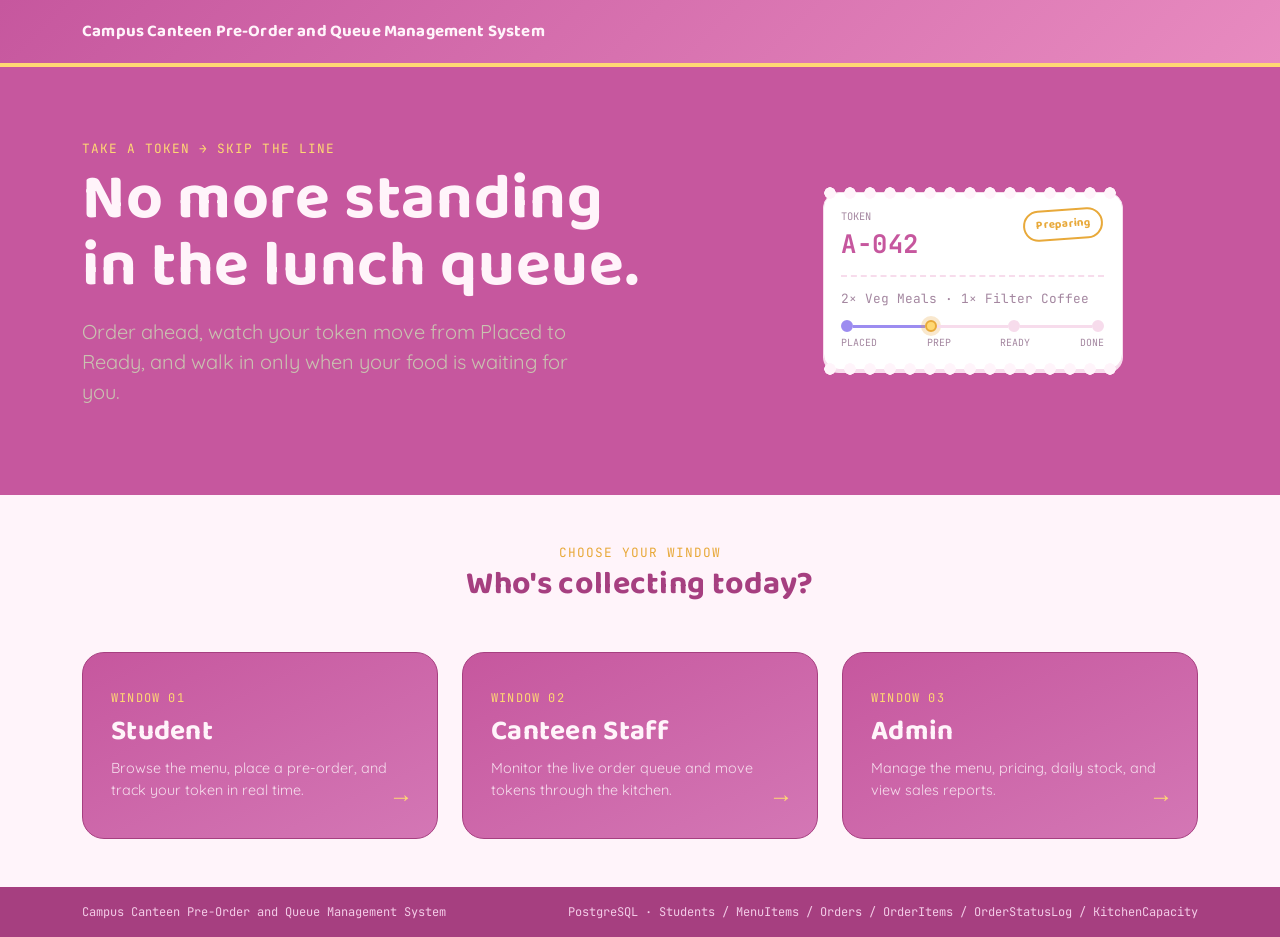
<file: static/index.html>
<!DOCTYPE html>
<html lang="en">
<head>
<meta charset="UTF-8">
<title>Campus Canteen Pre-Order and Queue Management System</title>
<meta name="viewport" content="width=device-width, initial-scale=1">
<link href="https://cdn.jsdelivr.net/npm/bootstrap@5.3.3/dist/css/bootstrap.min.css" rel="stylesheet">
<link rel="stylesheet" href="https://fonts.googleapis.com/css2?family=Baloo+2:wght@500;600;700;800&family=Quicksand:wght@400;500;600;700&family=JetBrains+Mono:wght@400;600;700&display=swap">
<link rel="stylesheet" href="style.css">
</head>
<body>

<nav class="navbar canteen-nav navbar-dark py-3">
  <div class="container">
    <span class="navbar-brand mb-0">Campus Canteen Pre-Order and Queue Management System</span>
  </div>
</nav>

<header class="py-5" style="background: var(--board-dark);">
  <div class="container py-4">
    <div class="row align-items-center">
      <div class="col-lg-7">
        <div class="mono text-uppercase" style="color:var(--marigold); letter-spacing:.08em; font-size:.8rem;">Take a token → skip the line</div>
        <h1 class="display-3 fw-bold mt-2 mb-3" style="color:var(--paper); line-height:1.05;">No more standing<br>in the lunch queue.</h1>
        <p class="fs-5" style="color:#C9C2B0; max-width:520px;">
          Order ahead, watch your token move from Placed to Ready, and walk in only when your food is waiting for you.
        </p>
      </div>
      <div class="col-lg-5 mt-4 mt-lg-0">
        <div class="ticket mx-auto" style="max-width:300px;">
          <div class="d-flex justify-content-between align-items-start">
            <div>
              <div class="mono text-uppercase" style="font-size:.65rem; color:var(--ink-soft);">Token</div>
              <div class="token-no">A-042</div>
            </div>
            <span class="stamp stamp-preparing">Preparing</span>
          </div>
          <div class="seam"></div>
          <div class="mono" style="font-size:.8rem; color:var(--ink-soft);">2× Veg Meals · 1× Filter Coffee</div>
          <div class="rail">
            <div class="dot done"></div><div class="bar done"></div>
            <div class="dot active"></div><div class="bar"></div>
            <div class="dot"></div><div class="bar"></div>
            <div class="dot"></div>
          </div>
          <div class="rail-labels"><span>Placed</span><span>Prep</span><span>Ready</span><span>Done</span></div>
        </div>
      </div>
    </div>
  </div>
</header>

<main class="container py-5">
  <div class="text-center mb-5">
    <div class="mono text-uppercase" style="color:var(--marigold-dark); letter-spacing:.08em; font-size:.8rem;">Choose your window</div>
    <h2 class="mt-1">Who's collecting today?</h2>
  </div>

  <div class="row g-4">
    <div class="col-md-4">
      <a href="login.html?role=student" class="counter-card h-100">
        <div class="window-no">Window 01</div>
        <h3>Student</h3>
        <p>Browse the menu, place a pre-order, and track your token in real time.</p>
        <div class="arrow">&rarr;</div>
      </a>
    </div>
    <div class="col-md-4">
      <a href="login.html?role=staff" class="counter-card h-100">
        <div class="window-no">Window 02</div>
        <h3>Canteen Staff</h3>
        <p>Monitor the live order queue and move tokens through the kitchen.</p>
        <div class="arrow">&rarr;</div>
      </a>
    </div>
    <div class="col-md-4">
      <a href="login.html?role=admin" class="counter-card h-100">
        <div class="window-no">Window 03</div>
        <h3>Admin</h3>
        <p>Manage the menu, pricing, daily stock, and view sales reports.</p>
        <div class="arrow">&rarr;</div>
      </a>
    </div>
  </div>
</main>

<footer class="canteen-footer py-3">
  <div class="container d-flex justify-content-between flex-wrap gap-2">
    <span>Campus Canteen Pre-Order and Queue Management System</span>
    <span>PostgreSQL &middot; Students / MenuItems / Orders / OrderItems / OrderStatusLog / KitchenCapacity</span>
  </div>
</footer>

<script src="https://cdn.jsdelivr.net/npm/bootstrap@5.3.3/dist/js/bootstrap.bundle.min.js"></script>
</body>
</html>
</file>
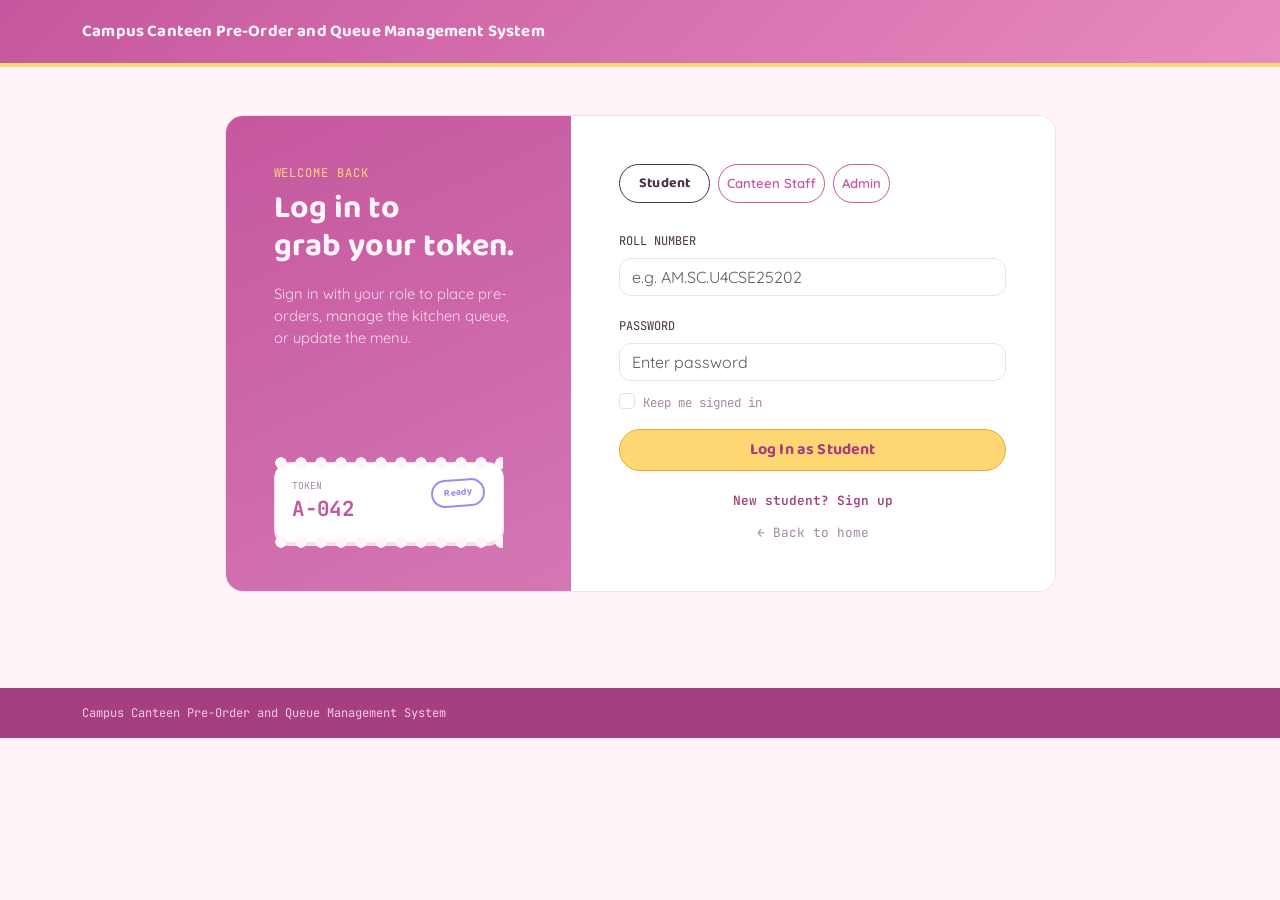
<file: static/login.html>
<!DOCTYPE html>
<html lang="en">
<head>
<meta charset="UTF-8">
<title>Login | Campus Canteen Pre-Order and Queue Management System</title>
<meta name="viewport" content="width=device-width, initial-scale=1">
<link href="https://cdn.jsdelivr.net/npm/bootstrap@5.3.3/dist/css/bootstrap.min.css" rel="stylesheet">
<link rel="stylesheet" href="style.css">
</head>
<body>

<nav class="navbar canteen-nav navbar-dark py-3">
  <div class="container">
    <span class="navbar-brand mb-0">Campus Canteen Pre-Order and Queue Management System</span>
  </div>
</nav>

<main class="container py-5">
  <div class="row justify-content-center">
    <div class="col-lg-9">
      <div class="row g-0 panel overflow-hidden">

        <!-- Left branding / ticket panel -->
        <div class="col-md-5 d-flex flex-column justify-content-between p-4 p-md-5"
             style="background: linear-gradient(155deg, var(--board-dark), #D477B5); color: var(--paper);">
          <div>
            <div class="mono text-uppercase" style="color: var(--marigold); font-size:.75rem; letter-spacing:.08em;">Welcome back</div>
            <h2 class="mt-2 mb-3" style="color: var(--paper);">Log in to<br>grab your token.</h2>
            <p style="color:#F5DCEC; font-size:.92rem;">
              Sign in with your role to place pre-orders, manage the kitchen queue, or update the menu.
            </p>
          </div>
          <div class="ticket mt-4" style="max-width:230px;">
            <div class="d-flex justify-content-between align-items-start">
              <div>
                <div class="mono text-uppercase" style="font-size:.6rem; color:var(--ink-soft);">Token</div>
                <div class="token-no" style="font-size:1.3rem;">A-042</div>
              </div>
              <span class="stamp stamp-ready" style="font-size:.6rem;">Ready</span>
            </div>
          </div>
        </div>

        <!-- Right login form -->
        <div class="col-md-7 p-4 p-md-5 bg-white">

          <!-- Role tabs -->
          <div class="d-flex gap-2 mb-4" id="roleTabs">
            <button type="button" class="btn btn-marigold btn-sm role-tab active" data-role="student" data-target="student.html">Student</button>
            <button type="button" class="btn btn-outline-board btn-sm role-tab" data-role="staff" data-target="staff.html">Canteen Staff</button>
            <button type="button" class="btn btn-outline-board btn-sm role-tab" data-role="admin" data-target="admin.html">Admin</button>
          </div>

          <form id="loginForm" novalidate>
            <div class="mb-3">
              <label class="form-label mono" style="font-size:.75rem; text-transform:uppercase;" id="idLabel">Roll Number</label>
              <input type="text" class="form-control" id="loginId" placeholder="e.g. AM.SC.U4CSE25202" required>
            </div>
            <div class="mb-2">
              <label class="form-label mono" style="font-size:.75rem; text-transform:uppercase;">Password</label>
              <input type="password" class="form-control" id="loginPassword" placeholder="Enter password" required>
            </div>
            <div class="form-check mb-3">
              <input class="form-check-input" type="checkbox" id="rememberMe">
              <label class="form-check-label mono" for="rememberMe" style="font-size:.78rem; color:var(--ink-soft);">Keep me signed in</label>
            </div>

            <div id="loginError" class="mb-3" style="display:none;">
              <span class="chip chip-placed">Enter both fields to continue</span>
            </div>

            <button type="submit" class="btn btn-marigold w-100 mb-3">Log In as <span id="roleLabel">Student</span></button>
          </form>

          <div class="text-center" id="signupLink" style="display:none;">
            <a href="register.html" class="mono" style="font-size:.8rem; color:var(--board-dark-2); text-decoration:none; font-weight:600;">New student? Sign up</a>
          </div>
          <div class="text-center mt-2">
            <a href="index.html" class="mono" style="font-size:.8rem; color:var(--ink-soft); text-decoration:none;">&larr; Back to home</a>
          </div>
        </div>

      </div>
    </div>
  </div>
</main>

<footer class="canteen-footer py-3 mt-5">
  <div class="container">Campus Canteen Pre-Order and Queue Management System</div>
</footer>

<script src="https://cdn.jsdelivr.net/npm/bootstrap@5.3.3/dist/js/bootstrap.bundle.min.js"></script>
<script>
const API_BASE = "/api"; // change if your backend runs elsewhere

const idLabels = {
  student: "Roll Number",
  staff: "Staff ID",
  admin: "Admin ID"
};
const roleNames = {
  student: "Student",
  staff: "Canteen Staff",
  admin: "Admin"
};

let currentTarget = "student.html";

document.querySelectorAll(".role-tab").forEach(tab=>{
  tab.addEventListener("click", ()=>{
    document.querySelectorAll(".role-tab").forEach(t=>{
      t.classList.remove("btn-marigold","active");
      t.classList.add("btn-outline-board");
    });
    tab.classList.remove("btn-outline-board");
    tab.classList.add("btn-marigold","active");

    const role = tab.dataset.role;
    currentTarget = tab.dataset.target;
    document.getElementById("idLabel").textContent = idLabels[role];
    document.getElementById("roleLabel").textContent = roleNames[role];
    document.getElementById("loginId").value = "";
    document.getElementById("loginPassword").value = "";
    document.getElementById("signupLink").style.display = role === "student" ? "block" : "none";
    hideError();
  });
});

// Show the sign-up link by default, since Student is the default active tab
document.getElementById("signupLink").style.display = "block";

function showError(message){
  const box = document.getElementById("loginError");
  box.querySelector(".chip").textContent = message;
  box.style.display = "block";
}
function hideError(){
  document.getElementById("loginError").style.display = "none";
}

document.getElementById("loginForm").addEventListener("submit", async function(e){
  e.preventDefault();
  const id = document.getElementById("loginId").value.trim();
  const pw = document.getElementById("loginPassword").value.trim();
  if(!id || !pw){
    showError("Enter both fields to continue");
    return;
  }

  const activeTab = document.querySelector(".role-tab.active");
  const role = activeTab ? activeTab.dataset.role : "student";

  const submitBtn = document.querySelector("#loginForm button[type=submit]");
  submitBtn.disabled = true;

  try {
    const res = await fetch(`${API_BASE}/auth/login`, {
      method: "POST",
      credentials: "include", // required so the auth cookie gets stored
      headers: { "Content-Type": "application/json" },
      body: JSON.stringify({ userType: role, identifier: id, password: pw })
    });

    const data = await res.json();

    if(!res.ok){
      showError(data.error || "Login failed. Please try again.");
      submitBtn.disabled = false;
      return;
    }

    window.location.href = currentTarget;
  } catch (err) {
    showError("Could not reach the server. Is the backend running?");
    submitBtn.disabled = false;
  }
});

// Preselect role tab from ?role=student|staff|admin in the URL
(function preselectRole(){
  const params = new URLSearchParams(window.location.search);
  const role = params.get("role");
  if(role){
    const tab = document.querySelector(`.role-tab[data-role="${role}"]`);
    if(tab) tab.click();
  }
})();
</script>
</body>
</html>
</file>
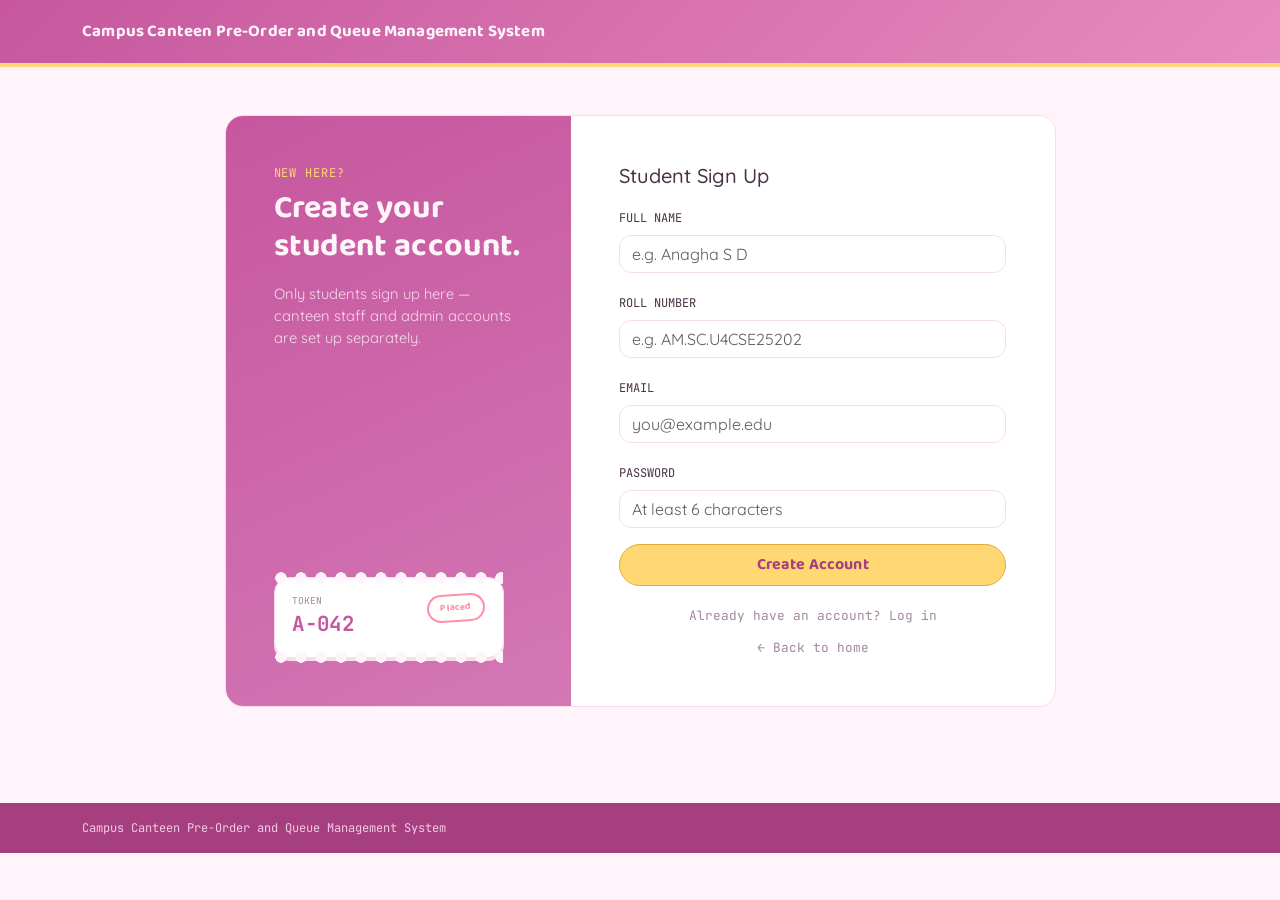
<file: static/register.html>
<!DOCTYPE html>
<html lang="en">
<head>
<meta charset="UTF-8">
<title>Sign Up | Campus Canteen Pre-Order and Queue Management System</title>
<meta name="viewport" content="width=device-width, initial-scale=1">
<link href="https://cdn.jsdelivr.net/npm/bootstrap@5.3.3/dist/css/bootstrap.min.css" rel="stylesheet">
<link rel="stylesheet" href="style.css">
</head>
<body>

<nav class="navbar canteen-nav navbar-dark py-3">
  <div class="container">
    <span class="navbar-brand mb-0">Campus Canteen Pre-Order and Queue Management System</span>
  </div>
</nav>

<main class="container py-5">
  <div class="row justify-content-center">
    <div class="col-lg-9">
      <div class="row g-0 panel overflow-hidden">

        <!-- Left branding / ticket panel -->
        <div class="col-md-5 d-flex flex-column justify-content-between p-4 p-md-5"
             style="background: linear-gradient(155deg, var(--board-dark), #D477B5); color: var(--paper);">
          <div>
            <div class="mono text-uppercase" style="color: var(--marigold); font-size:.75rem; letter-spacing:.08em;">New here?</div>
            <h2 class="mt-2 mb-3" style="color: var(--paper);">Create your<br>student account.</h2>
            <p style="color:#F5DCEC; font-size:.92rem;">
              Only students sign up here — canteen staff and admin accounts are set up separately.
            </p>
          </div>
          <div class="ticket mt-4" style="max-width:230px;">
            <div class="d-flex justify-content-between align-items-start">
              <div>
                <div class="mono text-uppercase" style="font-size:.6rem; color:var(--ink-soft);">Token</div>
                <div class="token-no" style="font-size:1.3rem;">A-042</div>
              </div>
              <span class="stamp stamp-placed" style="font-size:.6rem;">Placed</span>
            </div>
          </div>
        </div>

        <!-- Right sign-up form -->
        <div class="col-md-7 p-4 p-md-5 bg-white">
          <h5 class="mb-3">Student Sign Up</h5>

          <form id="registerForm" novalidate>
            <div class="mb-3">
              <label class="form-label mono" style="font-size:.75rem; text-transform:uppercase;">Full Name</label>
              <input type="text" class="form-control" id="regName" placeholder="e.g. Anagha S D" required>
            </div>
            <div class="mb-3">
              <label class="form-label mono" style="font-size:.75rem; text-transform:uppercase;">Roll Number</label>
              <input type="text" class="form-control" id="regRollNo" placeholder="e.g. AM.SC.U4CSE25202" required>
            </div>
            <div class="mb-3">
              <label class="form-label mono" style="font-size:.75rem; text-transform:uppercase;">Email</label>
              <input type="email" class="form-control" id="regEmail" placeholder="you@example.edu" required>
            </div>
            <div class="mb-2">
              <label class="form-label mono" style="font-size:.75rem; text-transform:uppercase;">Password</label>
              <input type="password" class="form-control" id="regPassword" placeholder="At least 6 characters" required>
            </div>

            <div id="regError" class="mb-3 mt-2" style="display:none;">
              <span class="chip chip-placed">Fill in all fields</span>
            </div>

            <button type="submit" class="btn btn-marigold w-100 mb-3 mt-2">Create Account</button>
          </form>

          <div class="text-center">
            <a href="login.html?role=student" class="mono" style="font-size:.8rem; color:var(--ink-soft); text-decoration:none;">Already have an account? Log in</a>
          </div>
          <div class="text-center mt-2">
            <a href="index.html" class="mono" style="font-size:.8rem; color:var(--ink-soft); text-decoration:none;">&larr; Back to home</a>
          </div>
        </div>

      </div>
    </div>
  </div>
</main>

<footer class="canteen-footer py-3 mt-5">
  <div class="container">Campus Canteen Pre-Order and Queue Management System</div>
</footer>

<script src="https://cdn.jsdelivr.net/npm/bootstrap@5.3.3/dist/js/bootstrap.bundle.min.js"></script>
<script>
const API_BASE = "/api"; // change if your backend runs elsewhere

function showError(message){
  const box = document.getElementById("regError");
  box.querySelector(".chip").textContent = message;
  box.style.display = "block";
}
function hideError(){
  document.getElementById("regError").style.display = "none";
}

document.getElementById("registerForm").addEventListener("submit", async function(e){
  e.preventDefault();

  const name = document.getElementById("regName").value.trim();
  const roll_no = document.getElementById("regRollNo").value.trim();
  const email = document.getElementById("regEmail").value.trim();
  const password = document.getElementById("regPassword").value.trim();

  if(!name || !roll_no || !email || !password){
    showError("Fill in all fields to continue");
    return;
  }
  if(password.length < 6){
    showError("Password must be at least 6 characters");
    return;
  }
  hideError();

  const submitBtn = document.querySelector("#registerForm button[type=submit]");
  submitBtn.disabled = true;

  try {
    const res = await fetch(`${API_BASE}/auth/register`, {
      method: "POST",
      credentials: "include", // so the auto-login cookie gets stored
      headers: { "Content-Type": "application/json" },
      body: JSON.stringify({ roll_no, name, email, password })
    });

    const data = await res.json();

    if(!res.ok){
      showError(data.error || "Could not create your account.");
      submitBtn.disabled = false;
      return;
    }

    // Registration auto-logs the student in — go straight to the dashboard
    window.location.href = "student.html";
  } catch (err) {
    showError("Could not reach the server. Is the backend running?");
    submitBtn.disabled = false;
  }
});
</script>
</body>
</html>
</file>
<file: static/style.css>
@import url('https://fonts.googleapis.com/css2?family=Baloo+2:wght@500;600;700;800&family=Quicksand:wght@400;500;600;700&family=JetBrains+Mono:wght@400;600;700&display=swap');

/* ===========================================================
   Campus Canteen Pre-Order & Queue Management — design tokens
   Signature element: the perforated queue TICKET, used for
   order tracking (student) and the order rail (staff/admin).
   =========================================================== */

:root {
  --board-dark: #C6579E;   /* soft berry pink — nav, headers */
  --board-dark-2: #A63F80; /* deeper berry for hover/depth */
  --paper: #FFF4FA;        /* soft blush background */
  --paper-2: #FCE3F0;      /* light pink panel background */
  --ink: #4A3245;          /* plummy dark text */
  --ink-soft: #A487A0;     /* muted mauve labels */
  --marigold: #FFD873;     /* butter-yellow accent / CTA */
  --marigold-dark: #E8A93A;
  --rust: #FF90A8;         /* placed / waiting — soft coral pink */
  --sage: #9C8CF0;         /* ready / available — periwinkle (no green!) */
  --steel: #CDA4C2;        /* borders, dividers */
  --steel-line: #F7DCEC;

  --font-display: 'Baloo 2', 'Oswald', sans-serif;
  --font-body: 'Quicksand', 'Inter', sans-serif;
  --font-mono: 'JetBrains Mono', monospace;
}


body {
  background: var(--paper);
  color: var(--ink);
  font-family: var(--font-body);
}

h1, h2, h3, h4, .display-font {
  font-family: var(--font-display);
  letter-spacing: 0.01em;
  color: var(--board-dark-2);
  font-weight: 700;
}

.mono {
  font-family: var(--font-mono);
}

/* ---------- Navbar ---------- */
.canteen-nav {
  background: linear-gradient(135deg, var(--board-dark), #E88BC0);
  border-bottom: 4px solid var(--marigold);
}
.canteen-nav .navbar-brand {
  font-family: var(--font-display);
  font-weight: 700;
  letter-spacing: 0.01em;
  color: var(--paper) !important;
  font-size: 1.05rem;
  line-height: 1.25;
  max-width: 480px;
}
.canteen-nav .navbar-brand small {
  display: block;
  font-family: var(--font-mono);
  text-transform: none;
  letter-spacing: 0;
  font-size: 0.65rem;
  color: var(--marigold);
}
.canteen-nav .nav-link {
  color: #FCE3F0 !important;
  font-family: var(--font-body);
  font-weight: 600;
  font-size: 0.9rem;
}
.canteen-nav .nav-link.active {
  color: var(--marigold) !important;
}

/* ---------- Buttons ---------- */
.btn-marigold {
  background: var(--marigold);
  border-color: var(--marigold-dark);
  color: var(--board-dark-2);
  font-family: var(--font-display);
  letter-spacing: 0.01em;
  font-weight: 700;
  border-radius: 100px;
  padding: 0.5rem 1.2rem;
}
.btn-marigold:hover {
  background: var(--marigold-dark);
  color: var(--paper);
}
.btn-board {
  background: var(--board-dark);
  color: var(--paper);
  font-family: var(--font-display);
  font-weight: 700;
  border-radius: 100px;
}
.btn-board:hover {
  background: var(--board-dark-2);
  color: var(--marigold);
}
.btn-outline-board {
  border: 1.5px solid var(--board-dark);
  color: var(--board-dark);
  font-family: var(--font-body);
  font-weight: 600;
  font-size: 0.82rem;
  border-radius: 100px;
}
.btn-outline-board:hover {
  background: var(--board-dark);
  color: var(--paper);
}

/* ---------- Status chips ---------- */
.chip {
  display: inline-flex;
  align-items: center;
  gap: 0.35rem;
  font-family: var(--font-mono);
  font-size: 0.72rem;
  text-transform: uppercase;
  letter-spacing: 0.05em;
  padding: 0.25rem 0.6rem;
  border-radius: 100px;
  border: 1px solid transparent;
}
.chip::before {
  content: '';
  width: 6px;
  height: 6px;
  border-radius: 50%;
  background: currentColor;
}
.chip-placed  { color: var(--rust); background: rgba(193,80,46,0.1); }
.chip-preparing { color: var(--marigold-dark); background: rgba(232,163,61,0.15); }
.chip-ready { color: var(--sage); background: rgba(91,140,90,0.12); }
.chip-collected { color: var(--steel); background: rgba(139,133,120,0.12); }

/* ---------- Menu item card ---------- */
.menu-card {
  background: #fff;
  border: 1px solid var(--steel-line);
  border-radius: 18px;
  overflow: hidden;
  transition: box-shadow 0.15s ease, transform 0.15s ease;
}
.menu-card:hover {
  box-shadow: 0 10px 24px rgba(198,87,158,0.18);
  transform: translateY(-3px) scale(1.01);
}
.menu-card .cat-tag {
  font-family: var(--font-mono);
  font-size: 0.65rem;
  text-transform: uppercase;
  letter-spacing: 0.05em;
  color: var(--marigold-dark);
}
.menu-card .price {
  font-family: var(--font-mono);
  font-weight: 700;
  color: var(--board-dark);
}
.stock-bar {
  height: 4px;
  border-radius: 2px;
  background: var(--steel-line);
  overflow: hidden;
}
.stock-bar > span {
  display: block;
  height: 100%;
  background: var(--sage);
}
.stock-bar.low > span { background: var(--rust); }

/* ===========================================================
   TICKET — signature component. A physical order-token stub
   with punched perforation notches at top & bottom, a torn
   dashed seam, and a stamped status.
   =========================================================== */
.ticket {
  position: relative;
  background: #fff;
  border: 1px solid var(--steel-line);
  border-radius: 16px;
  padding: 1rem 1.1rem 1.1rem;
  box-shadow: 0 3px 0 var(--steel-line);
}
.ticket::before,
.ticket::after {
  content: '';
  position: absolute;
  left: 0; right: 0;
  height: 14px;
  background:
    radial-gradient(circle 6px, var(--paper) 5.5px, transparent 6px) repeat-x;
  background-size: 20px 14px;
  background-position: -4px center;
}
.ticket::before { top: -7px; }
.ticket::after { bottom: -7px; }

.ticket .seam {
  border-top: 2px dashed var(--steel-line);
  margin: 0.75rem 0;
}
.ticket .token-no {
  font-family: var(--font-mono);
  font-weight: 700;
  font-size: 1.6rem;
  color: var(--board-dark);
  letter-spacing: 0.02em;
}
.ticket .stamp {
  font-family: var(--font-display);
  font-weight: 700;
  letter-spacing: 0.02em;
  font-size: 0.72rem;
  padding: 0.3rem 0.7rem;
  border: 2px solid currentColor;
  border-radius: 100px;
  transform: rotate(-4deg);
  display: inline-block;
}
.stamp-placed { color: var(--rust); }
.stamp-preparing { color: var(--marigold-dark); }
.stamp-ready { color: var(--sage); }
.stamp-collected { color: var(--steel); }

/* Progress rail for ticket status */
.rail {
  display: flex;
  align-items: center;
  margin: 0.75rem 0 0.25rem;
}
.rail .dot {
  width: 12px; height: 12px;
  border-radius: 50%;
  background: var(--steel-line);
  border: 2px solid var(--steel-line);
  flex-shrink: 0;
}
.rail .dot.done {
  background: var(--sage);
  border-color: var(--sage);
}
.rail .dot.active {
  background: var(--marigold);
  border-color: var(--marigold-dark);
  box-shadow: 0 0 0 4px rgba(232,163,61,0.25);
}
.rail .bar {
  flex: 1;
  height: 3px;
  background: var(--steel-line);
}
.rail .bar.done { background: var(--sage); }
.rail-labels {
  display: flex;
  justify-content: space-between;
  font-family: var(--font-mono);
  font-size: 0.62rem;
  text-transform: uppercase;
  color: var(--ink-soft);
  margin-top: 0.15rem;
}

/* ---------- Counter-select cards (index page) ---------- */
.counter-card {
  background: linear-gradient(155deg, var(--board-dark), #D477B5);
  color: var(--paper);
  border-radius: 22px;
  padding: 2.25rem 1.75rem;
  text-decoration: none;
  display: block;
  position: relative;
  overflow: hidden;
  border: 1px solid var(--board-dark-2);
  transition: transform 0.15s ease, box-shadow 0.15s ease;
}
.counter-card:hover {
  transform: translateY(-4px) rotate(-0.5deg);
  box-shadow: 0 14px 30px rgba(166,63,128,0.3);
  color: var(--paper);
}
.counter-card .window-no {
  font-family: var(--font-mono);
  color: var(--marigold);
  font-size: 0.75rem;
  letter-spacing: 0.1em;
  text-transform: uppercase;
}
.counter-card h3 {
  color: var(--paper);
  margin: 0.5rem 0 0.6rem;
}
.counter-card p {
  color: #F5DCEC;
  font-size: 0.9rem;
  margin-bottom: 0;
}
.counter-card .arrow {
  position: absolute;
  right: 1.5rem;
  bottom: 1.5rem;
  font-size: 1.5rem;
  color: var(--marigold);
  transition: transform 0.15s ease;
}
.counter-card:hover .arrow {
  transform: translateX(6px);
}

/* ---------- Kanban column (staff) ---------- */
.queue-col {
  background: var(--paper-2);
  border: 1px solid var(--steel-line);
  border-radius: 18px;
  padding: 0.85rem;
  min-height: 60vh;
}
.queue-col h6 {
  font-family: var(--font-mono);
  text-transform: uppercase;
  letter-spacing: 0.06em;
  font-size: 0.78rem;
  color: var(--ink-soft);
  display: flex;
  justify-content: space-between;
  align-items: center;
}
.queue-col .count-badge {
  background: var(--board-dark);
  color: var(--paper);
  border-radius: 100px;
  font-size: 0.7rem;
  padding: 0.05rem 0.5rem;
}

/* ---------- Section panel ---------- */
.panel {
  background: #fff;
  border: 1px solid var(--steel-line);
  border-radius: 18px;
  overflow: hidden;
}
.panel-header {
  background: var(--board-dark);
  color: var(--paper);
  padding: 0.65rem 1.1rem;
  font-family: var(--font-display);
  font-weight: 600;
  font-size: 0.9rem;
  letter-spacing: 0.01em;
}

/* ---------- Stat tile ---------- */
.stat-tile {
  background: #fff;
  border: 1px solid var(--steel-line);
  border-left: 5px solid var(--marigold);
  border-radius: 16px;
  padding: 1rem 1.1rem;
}
.stat-tile .num {
  font-family: var(--font-mono);
  font-size: 1.9rem;
  font-weight: 700;
  color: var(--board-dark);
}
.stat-tile .label {
  font-size: 0.75rem;
  text-transform: uppercase;
  letter-spacing: 0.04em;
  color: var(--ink-soft);
}

.form-control, .form-select {
  border-color: var(--steel-line);
  border-radius: 12px;
}
.form-check-input {
  accent-color: var(--marigold-dark);
}
.form-check-input:checked {
  background-color: var(--marigold);
  border-color: var(--marigold-dark);
}
.form-control:focus, .form-select:focus {
  border-color: var(--marigold);
  box-shadow: 0 0 0 0.2rem rgba(232,163,61,0.2);
}

.table-canteen thead {
  background: var(--board-dark);
  color: var(--paper);
  font-family: var(--font-mono);
  font-size: 0.72rem;
  text-transform: uppercase;
  letter-spacing: 0.04em;
}

footer.canteen-footer {
  background: var(--board-dark-2);
  color: #F3CBE6;
  font-family: var(--font-mono);
  font-size: 0.75rem;
}
</file>
